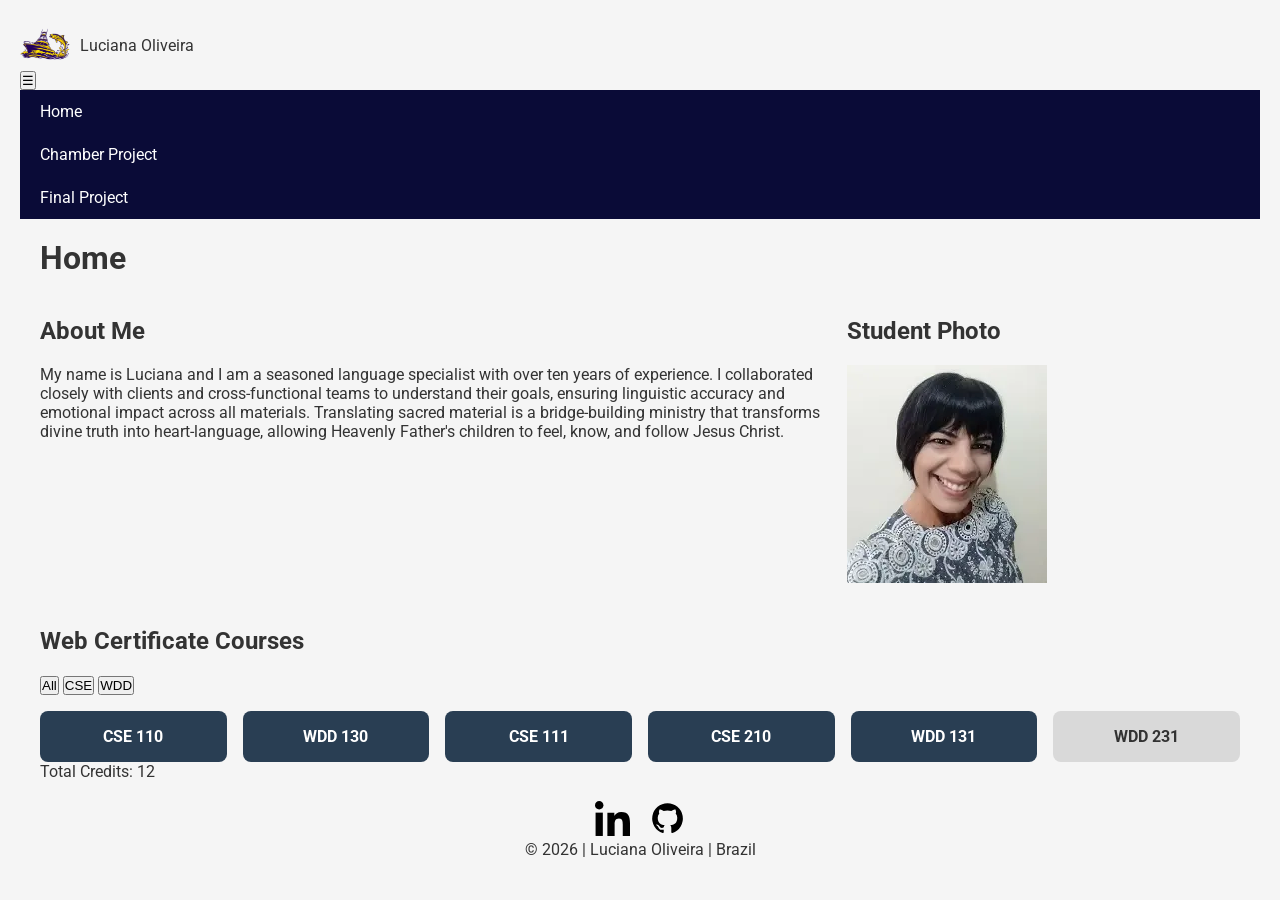
<file: index.html>
<!DOCTYPE html>
<html lang="en-US">

<head>
    <meta charset="UTF-8">
    <meta name="viewport" content="width=device-width, initial-scale=1.0">
    <link rel="preconnect" href="https://fonts.googleapis.com">
    <link rel="preconnect" href="https://fonts.gstatic.com" crossorigin>
    <link href="https://fonts.googleapis.com/css2?family=Roboto:wght@300;400;700&display=swap" rel="stylesheet">
    <meta name="description"
        content="WDD231 Course Home Page: Students will focus on user experience, accessibility, compliance, performance optimization, and basic API usage.">
    <meta name="author" content="Luciana Oliveira">

    <title>WDD231 - Home</title>

    <link rel="stylesheet" href="styles/base.css">
    <link rel="stylesheet" href="styles/large.css">

    <!-- JavaScript Externo -->
    <script src="scripts/courses.js" defer></script>
    <script src="scripts/main.js" defer></script>
</head>

<body>

    <header>
        <div class="logo-area">
            <img src="images/logo.svg" alt="logo" class="logo">
            <span>Luciana Oliveira</span>
        </div>

        <button id="menu" aria-label="Toggle Menu">
            ☰
        </button>

        <nav class="navigation">
            <a href="index.html" class="active">Home</a>
            <a href="#">Chamber Project</a>
            <a href="#">Final Project</a>
        </nav>
    </header>

    <main>

        <h1>Home</h1>

        <section class="card">

            <h2>About Me</h2>

            <p>
                My name is Luciana and I am a seasoned language specialist with over ten years of experience. I
                collaborated closely with clients and cross-functional teams to understand their goals, ensuring
                linguistic accuracy and emotional impact across all materials. Translating sacred material is a
                bridge-building ministry that transforms divine truth into heart-language, allowing Heavenly
                Father's children to feel, know, and follow Jesus Christ.

            </p>

        </section>
        <section class="card">
            <h2>Student Photo</h2>

            <img src="images/profile.webp" alt="Student Photo" width="200" height="218">


        </section>

        <section class="certificate">

            <h2>Web Certificate Courses</h2>

            <div class="course-buttons">

                <button id="allBtn">
                    All
                </button>

                <button id="cseBtn">
                    CSE
                </button>

                <button id="wddBtn">
                    WDD
                </button>

            </div>

            <!-- Courses generated by JS -->
            <div id="course-container"></div>

            <!-- Credits generated by JS -->
            <p id="credits"></p>

        </section>

    </main>

    <footer>

        <div class="social-links">

            <a href="https://www.linkedin.com/in/luciana-oliveira-1a869325/" target="_blank" rel="noopener noreferrer">
                <img src="images/linkedin-logo.svg" alt="LinkedIn">
            </a>

            <a href="https://github.com/luciana-tech/wdd231" target="_blank" rel="noopener noreferrer">
                <img src="images/logo-github.svg" alt="GitHub">
            </a>

        </div>

        <p>
            © <span id="currentyear"></span> |
            Luciana Oliveira |
            Brazil
        </p>

        <p id="lastModified"></p>

    </footer>

</body>

</html>
</file>
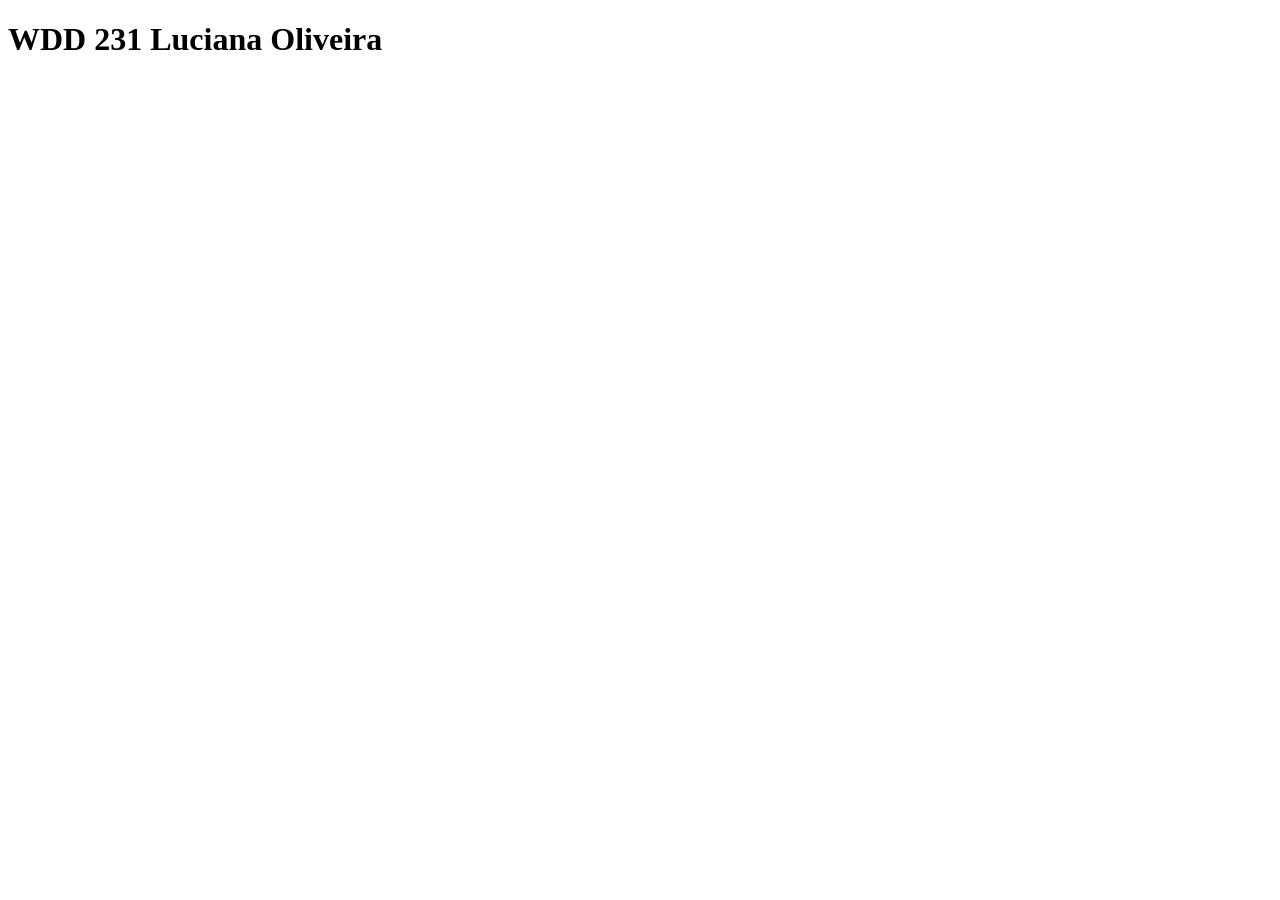
<file: styles/index.html>
<!DOCTYPE html>
<html lang="en">
<head>
    <meta charset="UTF-8">
    <meta name="viewport" content="width=device-width, initial-scale=1.0">
    <title>WDD 231Document</title>
</head>
<body>
    <h1>WDD 231 Luciana Oliveira</h1>
</body>
</html>
</file>
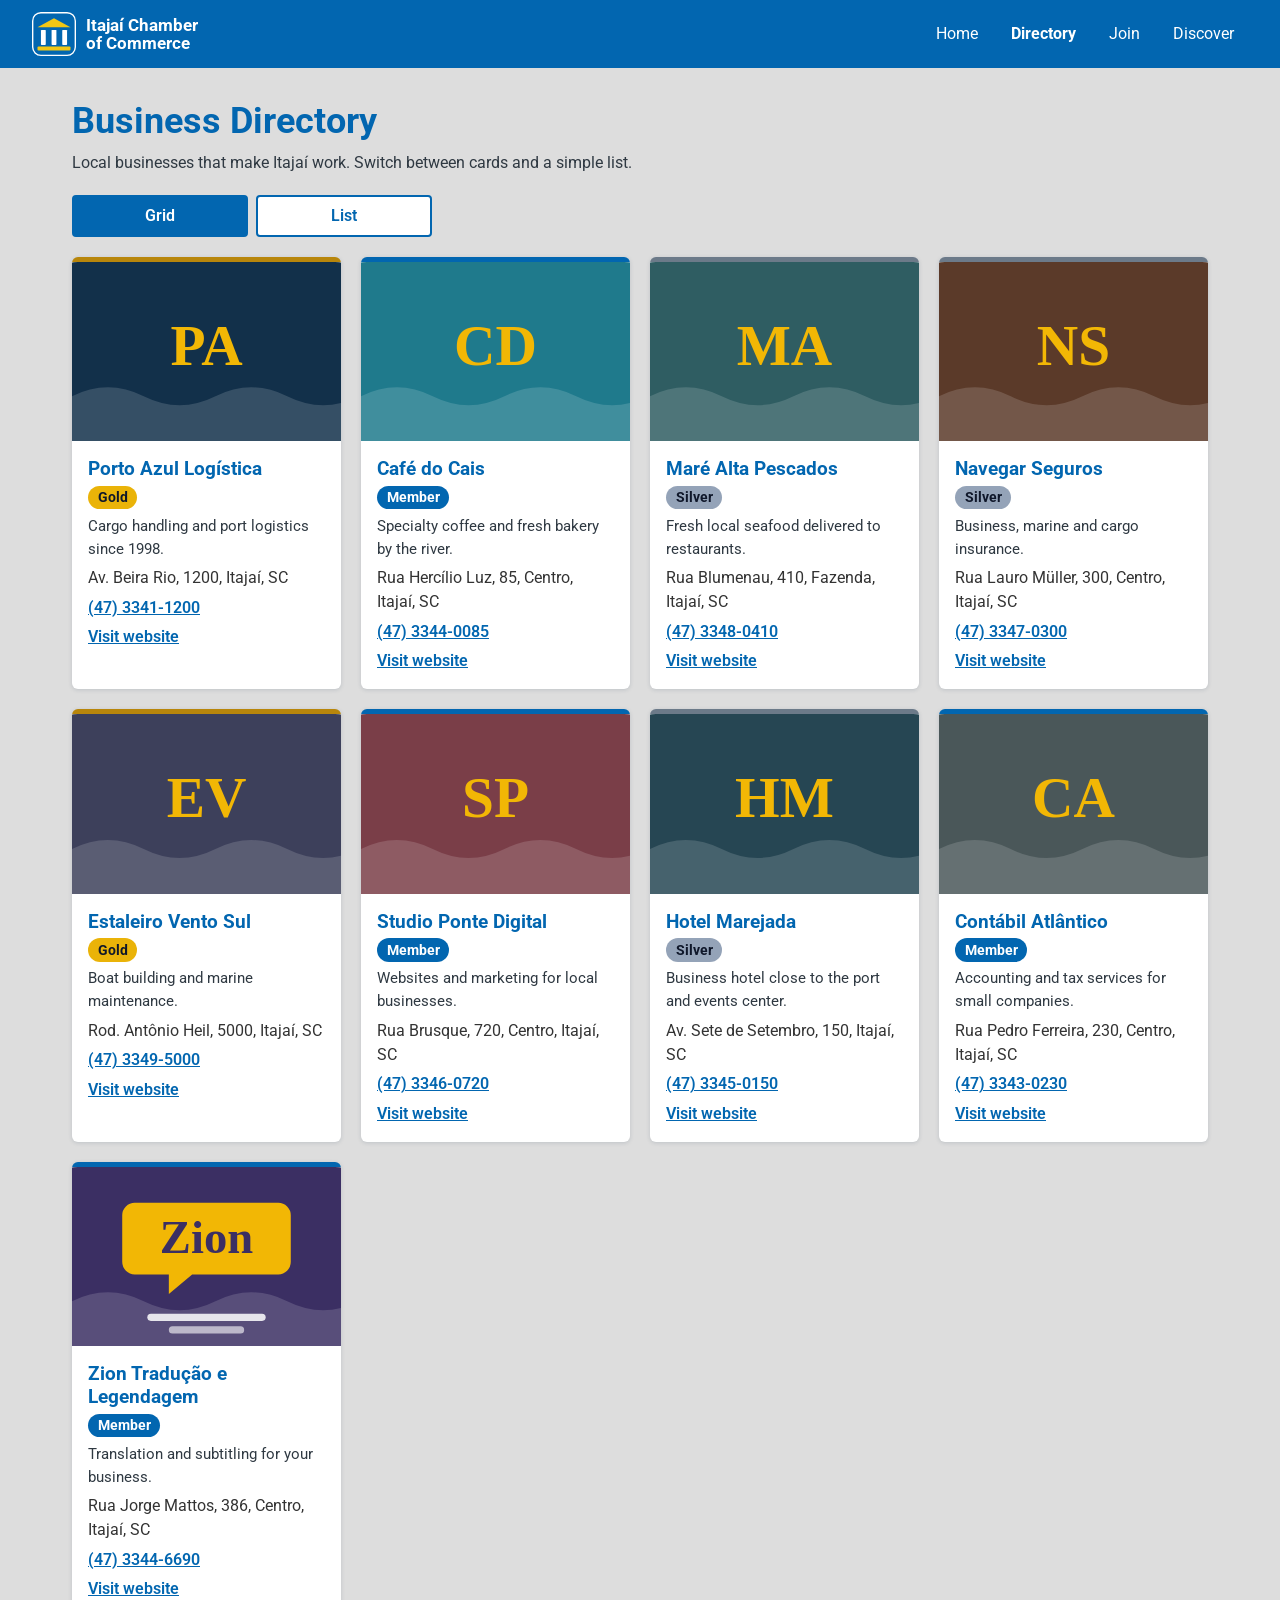
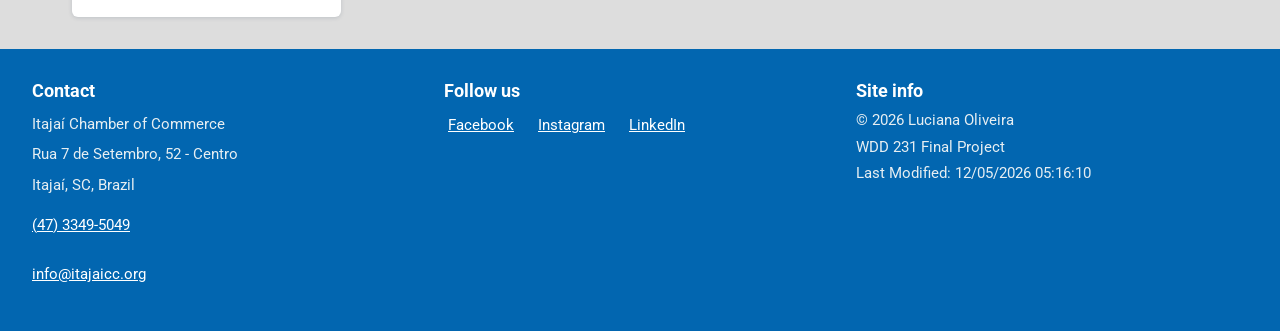
<file: chamber/directory.html>
<!DOCTYPE html>
<html lang="en-US">

<head>
  <meta charset="UTF-8">
  <meta name="viewport" content="width=device-width, initial-scale=1">
  <title>Directory | Itajaí Chamber of Commerce</title>
  <meta name="description"
    content="Browse the business directory of the Itajaí Chamber of Commerce: member companies, contact details, websites and membership levels.">
  <meta name="author" content="Luciana Oliveira">

  <!-- Favicon -->
  <link rel="icon" href="images/favicon.svg" type="image/svg+xml">

  <!-- Facebook / Open Graph -->
  <meta property="og:type" content="website">
  <meta property="og:title" content="Member Directory | Itajaí Chamber of Commerce">
  <meta property="og:description" content="Find and connect with local businesses in Itajaí, Santa Catarina.">
  <meta property="og:image" content="https://luciana-tech.github.io/wdd231/chamber/images/chamber-share.svg">
  <meta property="og:url" content="https://luciana-tech.github.io/wdd231/chamber/directory.html">

  <!-- Performance: Preload member JSON data for faster LCP -->
  <link rel="preload" href="data/members.json" as="fetch" crossorigin>

  <!-- Fonts -->
  <link rel="preconnect" href="https://fonts.googleapis.com">
  <link rel="preconnect" href="https://fonts.gstatic.com" crossorigin>
  <link rel="preload" as="style" href="https://fonts.googleapis.com/css2?family=Roboto:wght@300;400;700&display=swap">
  <link rel="stylesheet" href="https://fonts.googleapis.com/css2?family=Roboto:wght@300;400;700&display=swap"
    media="print" onload="this.media='all'">
  <noscript>
    <link rel="stylesheet" href="https://fonts.googleapis.com/css2?family=Roboto:wght@300;400;700&display=swap">
  </noscript>

  <!-- CSS: normalize first, then small, then large -->
  <link rel="stylesheet" href="styles/normalize.css">
  <link rel="stylesheet" href="styles/small.css">
  <link rel="stylesheet" href="styles/larger.css" media="(min-width: 700px)">

  <script src="scripts/shared.js" defer></script>
  <script src="scripts/directory.js" defer></script>
</head>

<body>
  <header>
    <div class="header-bar">
      <a class="brand" href="index.html">
        <img src="images/logo.svg" alt="" width="44" height="44">
        <span>Itajaí Chamber<br>of Commerce</span>
      </a>
      <button id="menu-btn" aria-expanded="false" aria-controls="nav-list"
        aria-label="Toggle navigation menu">☰</button>
    </div>
    <nav aria-label="Main navigation">
      <ul id="nav-list">
        <li><a href="index.html">Home</a></li>
        <li><a href="directory.html" aria-current="page">Directory</a></li>
        <li><a href="join.html">Join</a></li>
        <li><a href="discover.html">Discover</a></li>
      </ul>
    </nav>
  </header>

  <main>
    <div class="page-intro">
      <h1>Business Directory</h1>
      <p>Local businesses that make Itajaí work. Switch between cards and a simple list.</p>
    </div>

    <div class="view-toggle" role="group" aria-label="Choose directory view">
      <button id="grid-btn" aria-pressed="true">Grid</button>
      <button id="list-btn" aria-pressed="false">List</button>
    </div>

    <div id="members" aria-live="polite">
      <p>Loading members…</p>
    </div>
  </main>

  <footer>
    <div>
      <h2>Contact</h2>
      <address>
        Itajaí Chamber of Commerce<br>
        Rua 7 de Setembro, 52 - Centro<br>
        Itajaí, SC, Brazil<br>
        <a href="tel:+55473349-5049" aria-label="Call Itajaí Chamber of Commerce at (47) 3349-5049">(47)
          3349-5049</a><br>
        <a href="mailto:info@itajaicc.org">info@itajaicc.org</a>
      </address>
    </div>
    <div>
      <h2>Follow us</h2>
      <div class="social">
        <a href="https://facebook.com" target="_blank" rel="noopener" aria-label="Visit our Facebook page">Facebook</a>
        <a href="https://instagram.com" target="_blank" rel="noopener"
          aria-label="Visit our Instagram page">Instagram</a>
        <a href="https://linkedin.com" target="_blank" rel="noopener" aria-label="Visit our LinkedIn page">LinkedIn</a>
      </div>
    </div>
    <div class="dev-info">
      <h2>Site info</h2>
      <p>&copy; <span id="year"></span> Luciana Oliveira</p>
      <p>WDD 231 Final Project</p>
      <p id="lastModified"></p>
    </div>
  </footer>
</body>

</html>
</file>
<file: styles/base.css>
/* Reset */
* {
    margin: 0;
    padding: 0;
    box-sizing: border-box;
}

body {
    font-family: Roboto, sans-serif;
    background: #f5f5f5;
    color: #333;
}

/* Cabeçalho */
header {
    padding: 20px;
}

.logo-area {
    display: flex;
    align-items: center;
    gap: 10px;
}

.logo {
    width: 50px;
    height: 50px;
    object-fit: contain;
}

.logo::before {
    transform: rotate(45deg);
}

.logo::after {
    transform: rotate(-45deg);
}

/* Menu */
nav {
    background: #0a0b37;
}

nav ul {
    display: flex;
    list-style: none;
}

nav a {
    display: block;
    padding: 12px 20px;
    color: white;
    text-decoration: none;
}

nav a:hover {
    background: #444;
}

/* Conteúdo */
main {
    width: min(1200px, 95%);
    margin: auto;
}

main h2 {
    margin: 20px 0;
}

/* Grid Principal */
.about-container {
    display: grid;
    grid-template-columns: 2fr 1fr;
    gap: 20px;
}

.about,
.photo {
    background: white;
    padding: 15px;
}

.about h3,
.photo h3,
.courses h3 {
    background: #160e4f;
    color: white;
    text-align: center;
    padding: 8px;
    margin: -15px -15px 15px;
}

.photo-box {
    width: 100%;
    aspect-ratio: 1/1;
    background: #ccc;
    max-width: 180px;
    margin: auto;
}

/* Certificates */
.courses {
    margin-top: 20px;
    background: white;
    padding: 15px;
}

.buttons {
    display: flex;
    gap: 10px;
    margin-bottom: 15px;
}

.buttons button {
    flex: 1;
    padding: 10px;
    cursor: pointer;
}

.course-list {
    display: grid;
    grid-template-columns: repeat(3, 1fr);
    gap: 10px;
    margin-bottom: 15px;
}

.course-list div {
    background: #ddd;
    text-align: center;
    padding: 10px;
}

/* Footer */
footer {
    text-align: center;
    padding: 20px;
}

.social {
    display: flex;
    justify-content: center;
    gap: 20px;
    margin-bottom: 10px;
}

.social a {
    text-decoration: none;
    color: #3b3b3d;
    font-weight: bold;
}

.social-links {
    display: flex;
    justify-content: center;
    align-items: center;
    gap: 20px;
}

.social-links img {
    width: 35px;
    height: 35px;
    object-fit: contain;
    transition: transform 0.3s ease;
}

.social-links a:hover img {
    transform: scale(1.15);
}

/*Responsive*/
@media (max-width: 768px) {

    nav ul {
        flex-direction: column;
    }

    .course-buttons {
        flex-direction: column;
    }

    .course-container {
        grid-template-columns: 1fr;
    }
}

/*  Course section */

#course-container {
    display: grid;
    grid-template-columns: repeat(auto-fit, minmax(150px, 1fr));
    gap: 1rem;
    margin-top: 1rem;
}

.course-card {
    padding: 1rem;
    text-align: center;
    border-radius: 8px;
    font-weight: bold;
    background-color: #ddd;
}

/* Completed courses */
.completed {
    background-color: #293e53;
    color: white;
}

/* Not completed courses  */
.not-completed {
    background-color: #d9d9d9;
    color: #333;
}
</file>
<file: styles/large.css>
/* styles/larger.css - Estilos para telas grandes (Desktop) */
@media (min-width: 769px) {
    main {
        display: grid;
        grid-template-columns: 2fr 1fr;
        gap: 20px;
    }

    main>h1,
    main>section.certificate {
        grid-column: 1 / -1;
    }
}
</file>
<file: chamber/styles/small.css>
@font-face {
  font-family: "Roboto Fallback";
  src: local("Arial");
  size-adjust: 100.6%;
  ascent-override: 92%;
  descent-override: 24%;
  line-gap-override: 0%;
  font-display: swap;
}

/* Mobile-first styles (320px and up) */
:root {
  --primary: #0266b0;
  --secondary: #b8860b;
  --accent: #f1c715;
  --bg: #ddd;
  --text: #333;
  --surface: #ffffff;
  --muted: #2f3942;
  --gold: #b8860b;
  --silver: #6c7a89;
  --member: #0266b0;
  --font-head: "Roboto", "Roboto Fallback", Arial, sans-serif;
  --font-body: "Roboto", "Roboto Fallback", Arial, sans-serif;
}

body {
  font-family: var(--font-body);
  background: var(--bg);
  color: var(--text);
  line-height: 1.5;
  font-size: 1rem;
}

h1,
h2,
h3 {
  font-family: var(--font-head);
  line-height: 1.2;
  color: var(--primary);
}

a {
  color: var(--primary);
}

a:hover {
  color: #014375;
}

:focus-visible {
  outline: 3px solid #014375;
  outline-offset: 2px;
}

/* Header */
header {
  background: var(--primary);
  color: #fff;
  padding: .75rem 1rem;
}

.header-bar {
  display: flex;
  align-items: center;
  justify-content: space-between;
  gap: .75rem;
}

.brand {
  display: flex;
  align-items: center;
  gap: .6rem;
  color: #fff;
  text-decoration: none;
}

.brand img {
  width: 44px;
  height: 44px;
}

.brand span {
  font-family: var(--font-head);
  font-size: 1.05rem;
  font-weight: 700;
  line-height: 1.1;
}

#menu-btn {
  background: none;
  border: 2px solid #fff;
  color: #fff;
  font-size: 1.5rem;
  line-height: 1;
  padding: .2rem .6rem;
  border-radius: 4px;
}

#menu-btn[aria-expanded="true"] {
  background: var(--accent);
  border-color: var(--accent);
  color: var(--text);
}

/* Navigation (collapsed on small screens) */
nav ul {
  display: none;
  flex-direction: column;
  margin: 0;
  border: 0;
  gap: .25rem;
}

nav ul.open {
  display: flex;
}

nav a {
  display: block;
  padding: .75rem .25rem;
  color: #fff;
  text-decoration: none;
  border-bottom: 1px solid rgba(255, 255, 255, .15);
}

nav a:hover {
  color: var(--accent);
}

nav a[aria-current="page"] {
  font-weight: 700;
  color: #fff;
  box-shadow: inset 4px 0 0 var(--accent);
  padding-left: .75rem;
}

/* Main */
main {
  padding: 1.25rem 1rem 2rem;
  max-width: 1200px;
  margin: 0 auto;
}

.page-intro h1 {
  font-size: 1.75rem;
  margin: 0;
}

.page-intro p {
  margin-top: .5rem;
  color: var(--muted);
}

.view-toggle {
  display: flex;
  gap: .5rem;
  margin: 1.25rem 0;
}

.view-toggle button {
  flex: 1;
  padding: .6rem 1rem;
  border: 2px solid var(--primary);
  background: var(--surface);
  color: var(--primary);
  border-radius: 4px;
  font-weight: 600;
}

.view-toggle button[aria-pressed="true"] {
  background: var(--primary);
  color: #fff;
}

/* Member cards (grid view = stacked cards on small screens) */
#members {
  display: grid;
  gap: 1rem;
  grid-template-columns: 1fr;
  min-height: 600px;
}

.member-card {
  background: var(--surface);
  border-radius: 6px;
  overflow: hidden;
  border-top: 5px solid var(--member);
  box-shadow: 0 1px 4px rgba(18, 48, 74, .15);
  display: flex;
  flex-direction: column;
}

.member-card[data-level="2"] {
  border-top-color: var(--silver);
}

.member-card[data-level="3"] {
  border-top-color: var(--gold);
}

.member-card img {
  width: 100%;
  aspect-ratio: 3/2;
  object-fit: cover;
  background: #dfe8ec;
}

.card-body {
  padding: 1rem;
  display: grid;
  gap: .35rem;
  min-width: 0;
}

.card-body a:hover {
  color: #014375;
}

.card-body h2 {
  font-size: 1.2rem;
}

.badge {
  justify-self: start;
  font-size: .85rem;
  font-weight: 700;
  padding: .1rem .6rem;
  border-radius: 99px;
  color: #fff;
  background: var(--member);
}

.badge.silver {
  background: #94a3b8;
  color: #0f172a;
}

.badge.gold {
  background: #eab308;
  color: #0f172a;
}

.tagline {
  color: var(--muted);
  font-size: .95rem;
}

.card-body p,
.card-body address {
  overflow-wrap: anywhere;
}

.card-body a {
  font-weight: 600;
}

/* List view adjustments */
#members.list .member-card {
  flex-direction: row;
  align-items: stretch;
}

#members.list .member-card img {
  width: 84px;
  aspect-ratio: auto;
  height: auto;
  object-fit: cover;
}

#members.list .tagline {
  display: none;
}

#members.list .card-body {
  padding: .6rem .75rem;
  gap: .15rem;
}

#members.list .card-body h2 {
  font-size: 1.05rem;
}

/* Footer */
footer {
  background: var(--primary);
  color: #e6eef2;
  padding: 1.5rem 1rem;
  display: grid;
  gap: 1.25rem;
  font-size: .95rem;
}

footer h2 {
  color: #fff;
  font-size: 1.1rem;
  margin-bottom: .4rem;
}

footer a {
  color: #fff;
}

footer address {
  line-height: 2;
}

footer address a {
  display: inline-block;
  padding: 0.4rem 0;
  margin: 0.2rem 0;
}

.social {
  display: flex;
  gap: 1rem;
  flex-wrap: wrap;
}

.social a {
  display: inline-block;
  padding: 0.35rem 0.25rem;
}

.dev-info p {
  margin-bottom: .25rem;
}
</file>
<file: chamber/styles/larger.css>
@media screen and (min-width: 700px) {
    header {
        padding: .75rem 2rem;
        display: flex;
        align-items: center;
        justify-content: space-between;
        flex-wrap: wrap;
    }

    #menu-btn {
        display: none;
    }

    nav ul {
        display: flex;
        flex-direction: row;
        margin: 0;
        border: 0;
        gap: .25rem;
    }

    nav a {
        border: 0;
        padding: .6rem .9rem;
        border-radius: 4px;
    }

    nav a[aria-current="page"] {
        box-shadow: none;
        padding-left: .9rem;
        color: #fff;
    }

    main {
        padding: 2rem;
    }

    .page-intro h1 {
        font-size: 2.25rem;
    }

    .view-toggle {
        max-width: 360px;
    }

    #members {
        grid-template-columns: repeat(auto-fill, minmax(260px, 1fr));
        gap: 1.25rem;
    }

    #members.list {
        grid-template-columns: 1fr;
        gap: .6rem;
    }

    #members.list .member-card img {
        width: 120px;
    }

    #members.list .card-body {
        grid-template-columns: 2fr 1.2fr 1.4fr 1.6fr auto;
        align-items: center;
        gap: 1rem;
    }

    #members.list .card-body h2 {
        font-size: 1.1rem;
    }

    footer {
        grid-template-columns: repeat(3, 1fr);
        padding: 2rem;
    }
}
</file>
